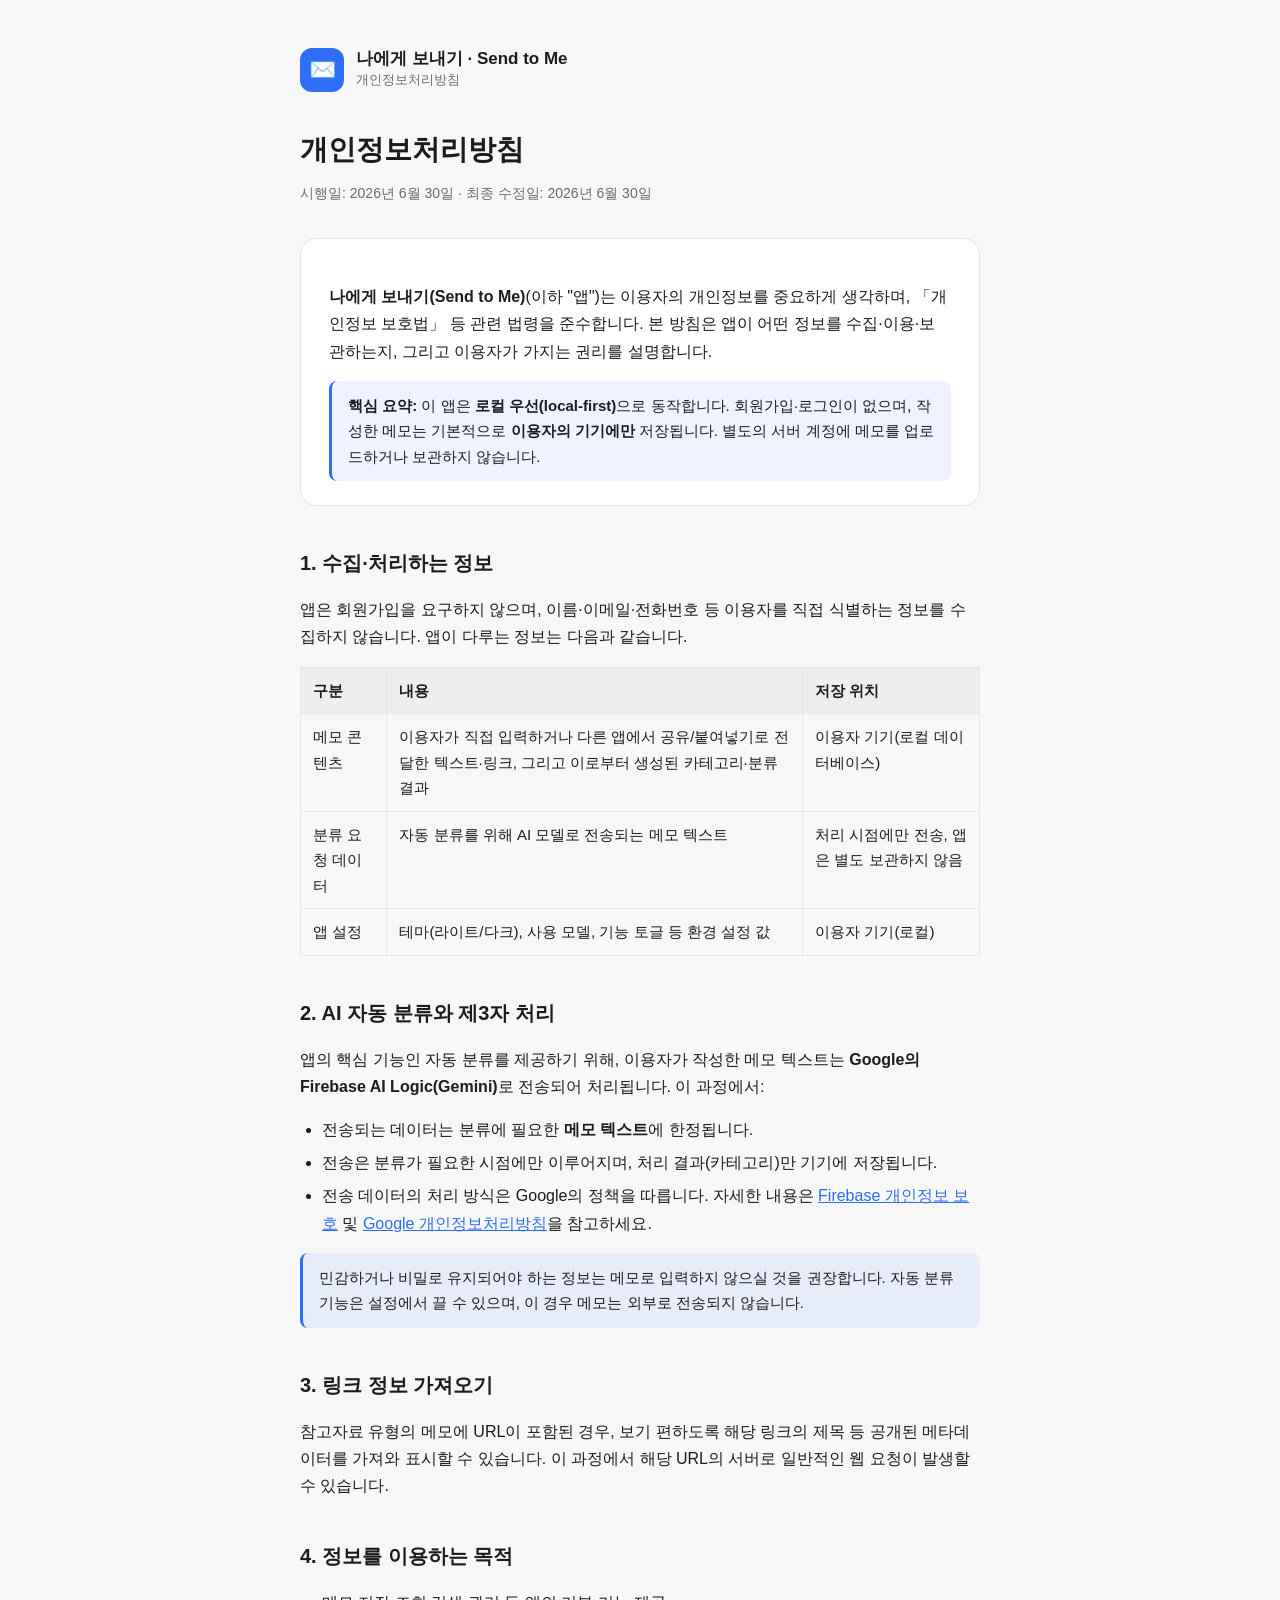
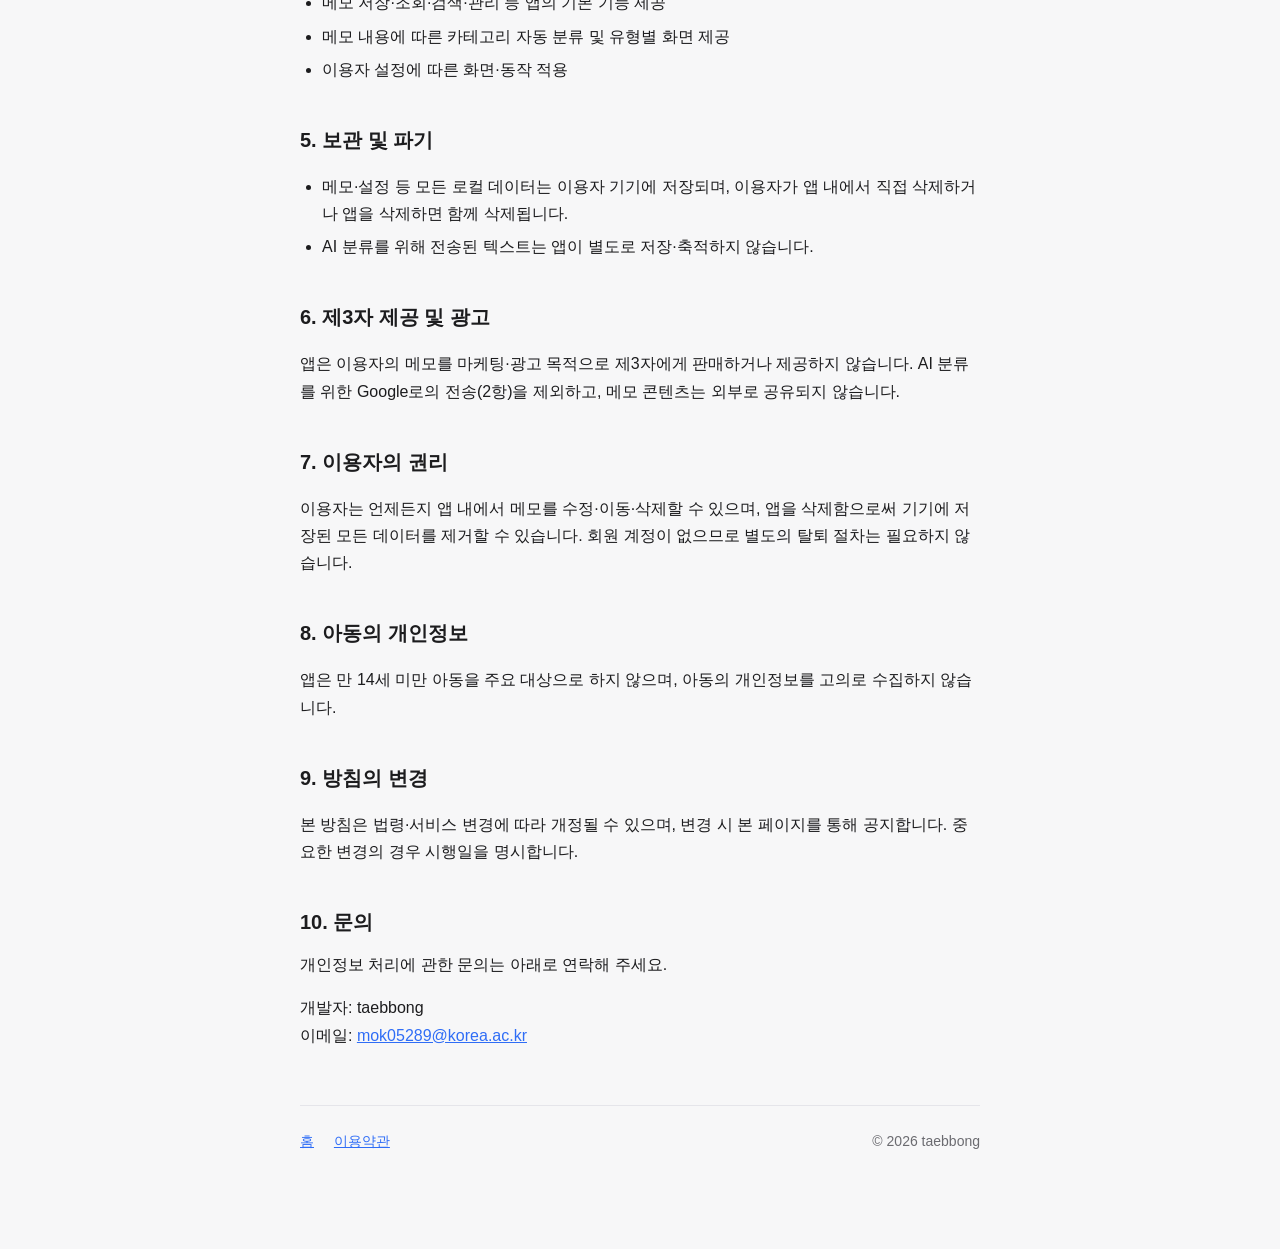
<file: legal/privacy.html>
<!DOCTYPE html>
<html lang="ko">
<head>
  <meta charset="UTF-8" />
  <meta name="viewport" content="width=device-width, initial-scale=1.0" />
  <title>개인정보처리방침 — 나에게 보내기 (Send to Me)</title>
  <meta name="description" content="나에게 보내기(Send to Me) 앱 개인정보처리방침." />
  <link rel="stylesheet" href="styles.css" />
</head>
<body>
  <div class="wrap">
    <header class="site">
      <div class="logo">✉️</div>
      <div>
        <div class="title">나에게 보내기 · Send to Me</div>
        <div class="subtitle">개인정보처리방침</div>
      </div>
    </header>

    <h1>개인정보처리방침</h1>
    <p class="updated">시행일: 2026년 6월 30일 · 최종 수정일: 2026년 6월 30일</p>

    <div class="card">
      <p><strong>나에게 보내기(Send to Me)</strong>(이하 "앱")는 이용자의 개인정보를 중요하게
      생각하며, 「개인정보 보호법」 등 관련 법령을 준수합니다. 본 방침은 앱이 어떤 정보를
      수집·이용·보관하는지, 그리고 이용자가 가지는 권리를 설명합니다.</p>

      <div class="note">
        <strong>핵심 요약:</strong> 이 앱은 <strong>로컬 우선(local-first)</strong>으로
        동작합니다. 회원가입·로그인이 없으며, 작성한 메모는 기본적으로
        <strong>이용자의 기기에만</strong> 저장됩니다. 별도의 서버 계정에 메모를
        업로드하거나 보관하지 않습니다.
      </div>
    </div>

    <h2>1. 수집·처리하는 정보</h2>
    <p>앱은 회원가입을 요구하지 않으며, 이름·이메일·전화번호 등 이용자를 직접 식별하는
    정보를 수집하지 않습니다. 앱이 다루는 정보는 다음과 같습니다.</p>

    <table>
      <thead>
        <tr><th>구분</th><th>내용</th><th>저장 위치</th></tr>
      </thead>
      <tbody>
        <tr>
          <td>메모 콘텐츠</td>
          <td>이용자가 직접 입력하거나 다른 앱에서 공유/붙여넣기로 전달한 텍스트·링크, 그리고
          이로부터 생성된 카테고리·분류 결과</td>
          <td>이용자 기기(로컬 데이터베이스)</td>
        </tr>
        <tr>
          <td>분류 요청 데이터</td>
          <td>자동 분류를 위해 AI 모델로 전송되는 메모 텍스트</td>
          <td>처리 시점에만 전송, 앱은 별도 보관하지 않음</td>
        </tr>
        <tr>
          <td>앱 설정</td>
          <td>테마(라이트/다크), 사용 모델, 기능 토글 등 환경 설정 값</td>
          <td>이용자 기기(로컬)</td>
        </tr>
      </tbody>
    </table>

    <h2>2. AI 자동 분류와 제3자 처리</h2>
    <p>앱의 핵심 기능인 자동 분류를 제공하기 위해, 이용자가 작성한 메모 텍스트는
    <strong>Google의 Firebase AI Logic(Gemini)</strong>로 전송되어 처리됩니다. 이 과정에서:</p>
    <ul>
      <li>전송되는 데이터는 분류에 필요한 <strong>메모 텍스트</strong>에 한정됩니다.</li>
      <li>전송은 분류가 필요한 시점에만 이루어지며, 처리 결과(카테고리)만 기기에 저장됩니다.</li>
      <li>전송 데이터의 처리 방식은 Google의 정책을 따릅니다.
        자세한 내용은
        <a href="https://firebase.google.com/support/privacy" target="_blank" rel="noopener">Firebase 개인정보 보호</a> 및
        <a href="https://policies.google.com/privacy" target="_blank" rel="noopener">Google 개인정보처리방침</a>을 참고하세요.</li>
    </ul>
    <div class="note">
      민감하거나 비밀로 유지되어야 하는 정보는 메모로 입력하지 않으실 것을 권장합니다.
      자동 분류 기능은 설정에서 끌 수 있으며, 이 경우 메모는 외부로 전송되지 않습니다.
    </div>

    <h2>3. 링크 정보 가져오기</h2>
    <p>참고자료 유형의 메모에 URL이 포함된 경우, 보기 편하도록 해당 링크의 제목 등 공개된
    메타데이터를 가져와 표시할 수 있습니다. 이 과정에서 해당 URL의 서버로 일반적인 웹 요청이
    발생할 수 있습니다.</p>

    <h2>4. 정보를 이용하는 목적</h2>
    <ul>
      <li>메모 저장·조회·검색·관리 등 앱의 기본 기능 제공</li>
      <li>메모 내용에 따른 카테고리 자동 분류 및 유형별 화면 제공</li>
      <li>이용자 설정에 따른 화면·동작 적용</li>
    </ul>

    <h2>5. 보관 및 파기</h2>
    <ul>
      <li>메모·설정 등 모든 로컬 데이터는 이용자 기기에 저장되며, 이용자가 앱 내에서
        직접 삭제하거나 앱을 삭제하면 함께 삭제됩니다.</li>
      <li>AI 분류를 위해 전송된 텍스트는 앱이 별도로 저장·축적하지 않습니다.</li>
    </ul>

    <h2>6. 제3자 제공 및 광고</h2>
    <p>앱은 이용자의 메모를 마케팅·광고 목적으로 제3자에게 판매하거나 제공하지 않습니다.
    AI 분류를 위한 Google로의 전송(2항)을 제외하고, 메모 콘텐츠는 외부로 공유되지 않습니다.</p>

    <h2>7. 이용자의 권리</h2>
    <p>이용자는 언제든지 앱 내에서 메모를 수정·이동·삭제할 수 있으며, 앱을 삭제함으로써
    기기에 저장된 모든 데이터를 제거할 수 있습니다. 회원 계정이 없으므로 별도의 탈퇴 절차는
    필요하지 않습니다.</p>

    <h2>8. 아동의 개인정보</h2>
    <p>앱은 만 14세 미만 아동을 주요 대상으로 하지 않으며, 아동의 개인정보를 고의로
    수집하지 않습니다.</p>

    <h2>9. 방침의 변경</h2>
    <p>본 방침은 법령·서비스 변경에 따라 개정될 수 있으며, 변경 시 본 페이지를 통해
    공지합니다. 중요한 변경의 경우 시행일을 명시합니다.</p>

    <h2>10. 문의</h2>
    <p class="contact">개인정보 처리에 관한 문의는 아래로 연락해 주세요.</p>
    <p class="contact">개발자: taebbong<br />
    이메일: <a href="mailto:mok05289@korea.ac.kr">mok05289@korea.ac.kr</a></p>

    <footer class="site">
      <nav>
        <a href="index.html">홈</a>
        <a href="terms.html">이용약관</a>
      </nav>
      <div>© 2026 taebbong</div>
    </footer>
  </div>
</body>
</html>
</file>
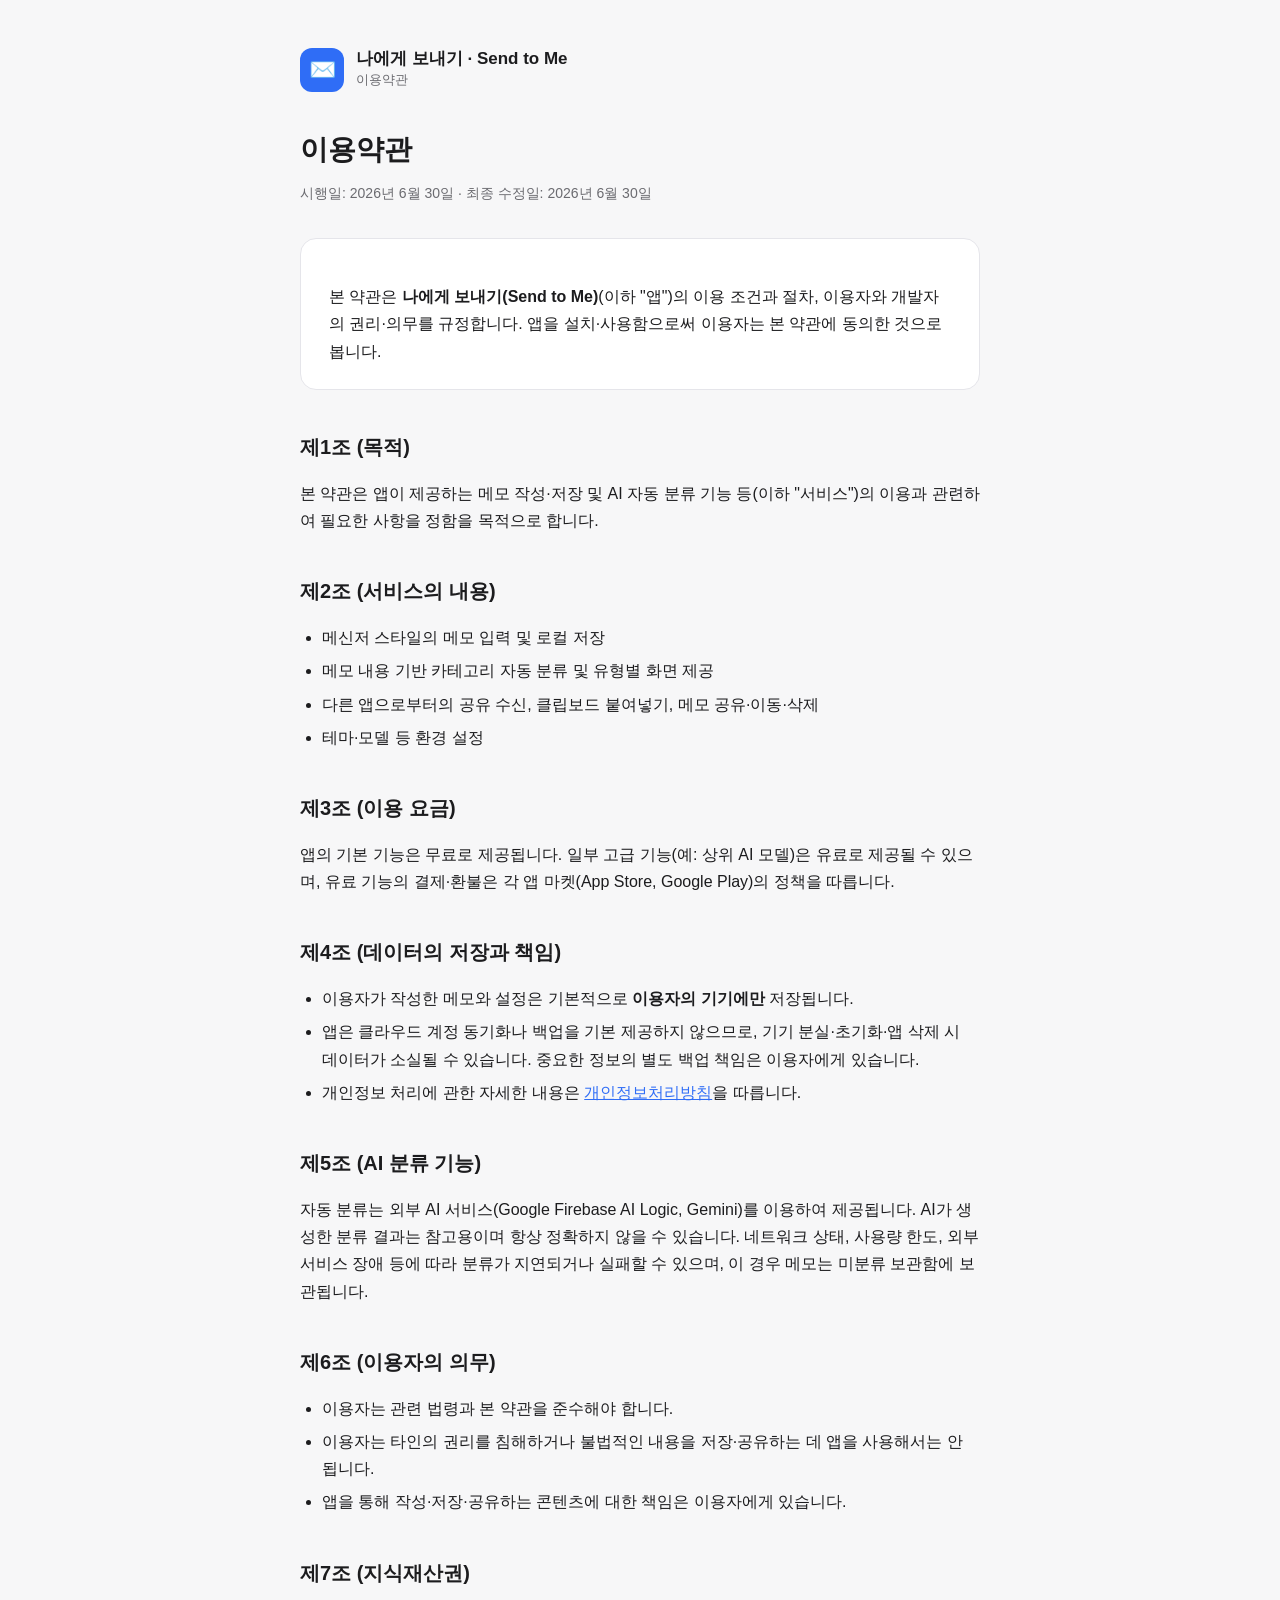
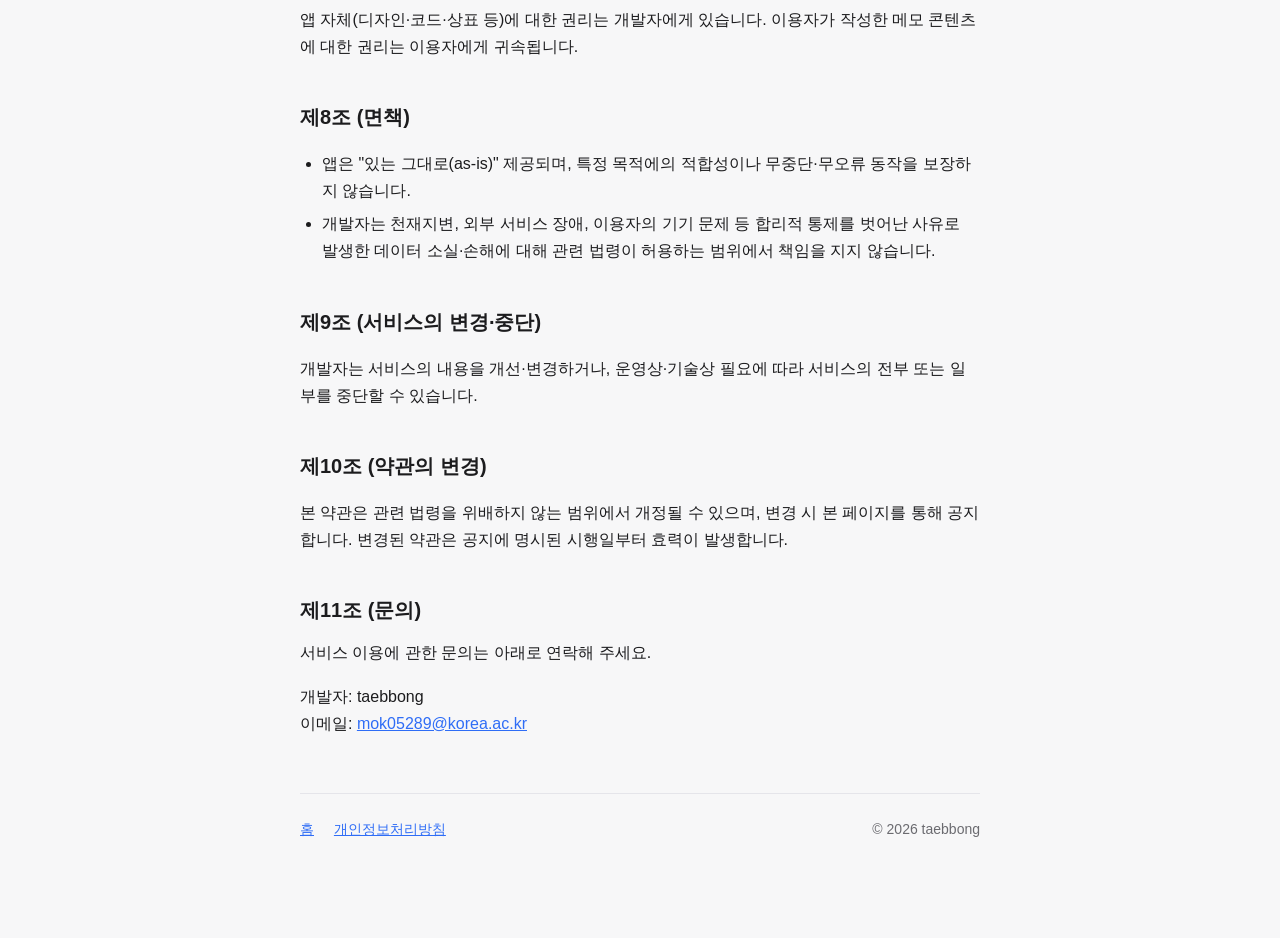
<file: legal/terms.html>
<!DOCTYPE html>
<html lang="ko">
<head>
  <meta charset="UTF-8" />
  <meta name="viewport" content="width=device-width, initial-scale=1.0" />
  <title>이용약관 — 나에게 보내기 (Send to Me)</title>
  <meta name="description" content="나에게 보내기(Send to Me) 앱 이용약관." />
  <link rel="stylesheet" href="styles.css" />
</head>
<body>
  <div class="wrap">
    <header class="site">
      <div class="logo">✉️</div>
      <div>
        <div class="title">나에게 보내기 · Send to Me</div>
        <div class="subtitle">이용약관</div>
      </div>
    </header>

    <h1>이용약관</h1>
    <p class="updated">시행일: 2026년 6월 30일 · 최종 수정일: 2026년 6월 30일</p>

    <div class="card">
      <p>본 약관은 <strong>나에게 보내기(Send to Me)</strong>(이하 "앱")의 이용 조건과
      절차, 이용자와 개발자의 권리·의무를 규정합니다. 앱을 설치·사용함으로써 이용자는
      본 약관에 동의한 것으로 봅니다.</p>
    </div>

    <h2>제1조 (목적)</h2>
    <p>본 약관은 앱이 제공하는 메모 작성·저장 및 AI 자동 분류 기능 등(이하 "서비스")의
    이용과 관련하여 필요한 사항을 정함을 목적으로 합니다.</p>

    <h2>제2조 (서비스의 내용)</h2>
    <ul>
      <li>메신저 스타일의 메모 입력 및 로컬 저장</li>
      <li>메모 내용 기반 카테고리 자동 분류 및 유형별 화면 제공</li>
      <li>다른 앱으로부터의 공유 수신, 클립보드 붙여넣기, 메모 공유·이동·삭제</li>
      <li>테마·모델 등 환경 설정</li>
    </ul>

    <h2>제3조 (이용 요금)</h2>
    <p>앱의 기본 기능은 무료로 제공됩니다. 일부 고급 기능(예: 상위 AI 모델)은 유료로
    제공될 수 있으며, 유료 기능의 결제·환불은 각 앱 마켓(App Store, Google Play)의
    정책을 따릅니다.</p>

    <h2>제4조 (데이터의 저장과 책임)</h2>
    <ul>
      <li>이용자가 작성한 메모와 설정은 기본적으로 <strong>이용자의 기기에만</strong> 저장됩니다.</li>
      <li>앱은 클라우드 계정 동기화나 백업을 기본 제공하지 않으므로, 기기 분실·초기화·앱 삭제
        시 데이터가 소실될 수 있습니다. 중요한 정보의 별도 백업 책임은 이용자에게 있습니다.</li>
      <li>개인정보 처리에 관한 자세한 내용은 <a href="privacy.html">개인정보처리방침</a>을 따릅니다.</li>
    </ul>

    <h2>제5조 (AI 분류 기능)</h2>
    <p>자동 분류는 외부 AI 서비스(Google Firebase AI Logic, Gemini)를 이용하여 제공됩니다.
    AI가 생성한 분류 결과는 참고용이며 항상 정확하지 않을 수 있습니다. 네트워크 상태,
    사용량 한도, 외부 서비스 장애 등에 따라 분류가 지연되거나 실패할 수 있으며, 이 경우
    메모는 미분류 보관함에 보관됩니다.</p>

    <h2>제6조 (이용자의 의무)</h2>
    <ul>
      <li>이용자는 관련 법령과 본 약관을 준수해야 합니다.</li>
      <li>이용자는 타인의 권리를 침해하거나 불법적인 내용을 저장·공유하는 데 앱을
        사용해서는 안 됩니다.</li>
      <li>앱을 통해 작성·저장·공유하는 콘텐츠에 대한 책임은 이용자에게 있습니다.</li>
    </ul>

    <h2>제7조 (지식재산권)</h2>
    <p>앱 자체(디자인·코드·상표 등)에 대한 권리는 개발자에게 있습니다. 이용자가 작성한
    메모 콘텐츠에 대한 권리는 이용자에게 귀속됩니다.</p>

    <h2>제8조 (면책)</h2>
    <ul>
      <li>앱은 "있는 그대로(as-is)" 제공되며, 특정 목적에의 적합성이나 무중단·무오류
        동작을 보장하지 않습니다.</li>
      <li>개발자는 천재지변, 외부 서비스 장애, 이용자의 기기 문제 등 합리적 통제를 벗어난
        사유로 발생한 데이터 소실·손해에 대해 관련 법령이 허용하는 범위에서 책임을 지지
        않습니다.</li>
    </ul>

    <h2>제9조 (서비스의 변경·중단)</h2>
    <p>개발자는 서비스의 내용을 개선·변경하거나, 운영상·기술상 필요에 따라 서비스의 전부
    또는 일부를 중단할 수 있습니다.</p>

    <h2>제10조 (약관의 변경)</h2>
    <p>본 약관은 관련 법령을 위배하지 않는 범위에서 개정될 수 있으며, 변경 시 본 페이지를
    통해 공지합니다. 변경된 약관은 공지에 명시된 시행일부터 효력이 발생합니다.</p>

    <h2>제11조 (문의)</h2>
    <p class="contact">서비스 이용에 관한 문의는 아래로 연락해 주세요.</p>
    <p class="contact">개발자: taebbong<br />
    이메일: <a href="mailto:mok05289@korea.ac.kr">mok05289@korea.ac.kr</a></p>

    <footer class="site">
      <nav>
        <a href="index.html">홈</a>
        <a href="privacy.html">개인정보처리방침</a>
      </nav>
      <div>© 2026 taebbong</div>
    </footer>
  </div>
</body>
</html>
</file>
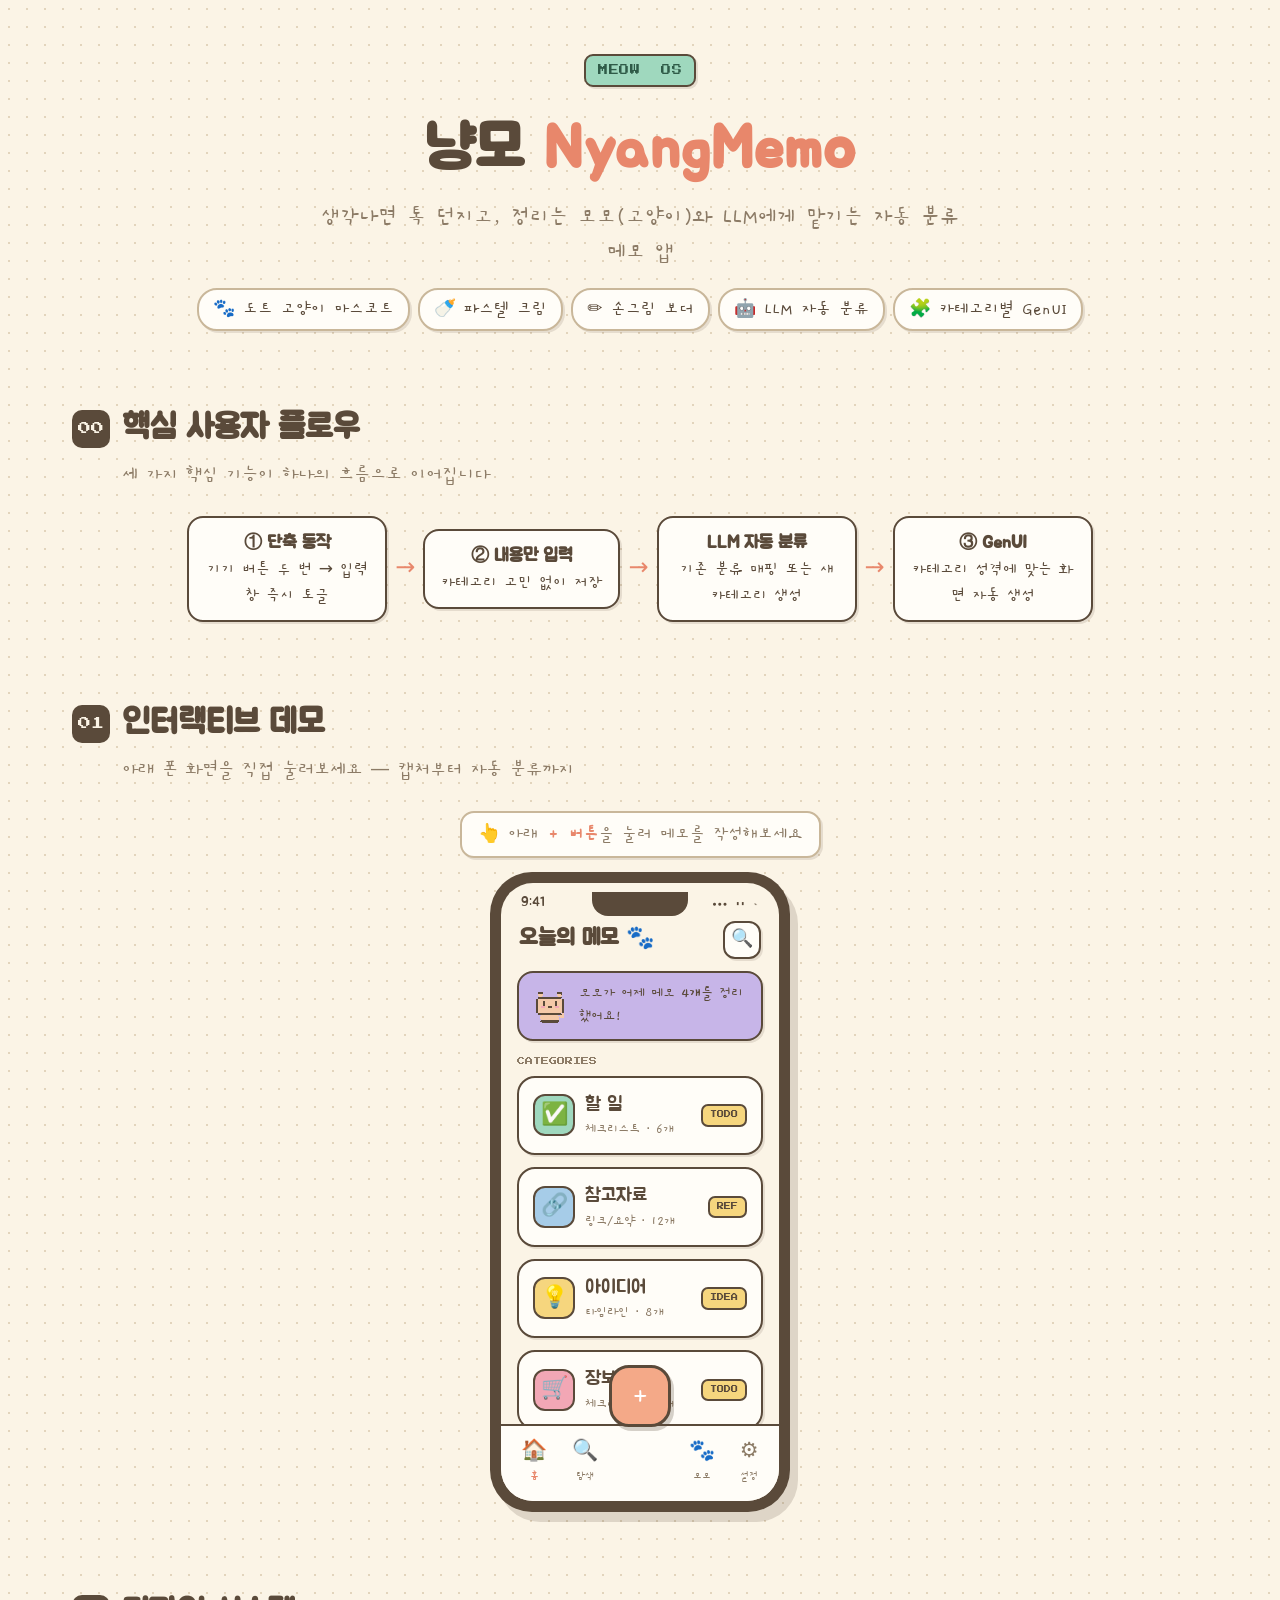
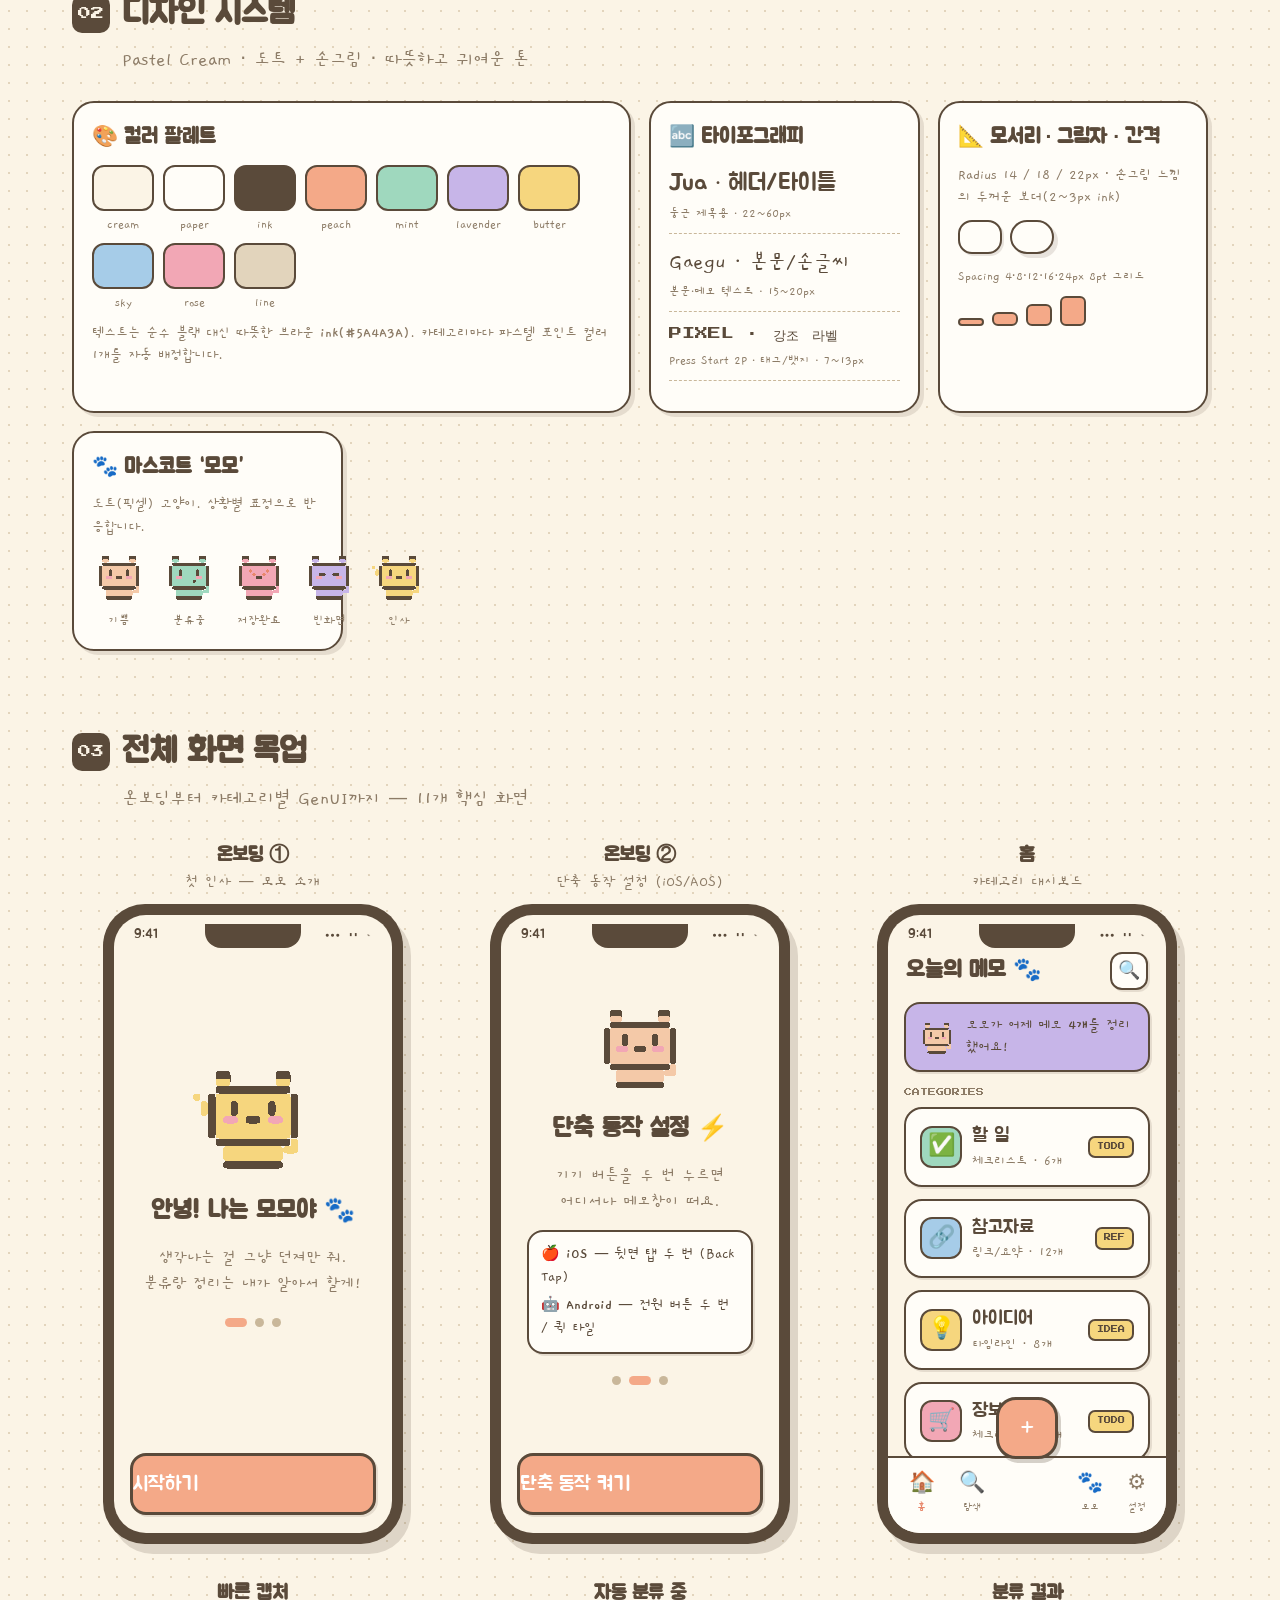
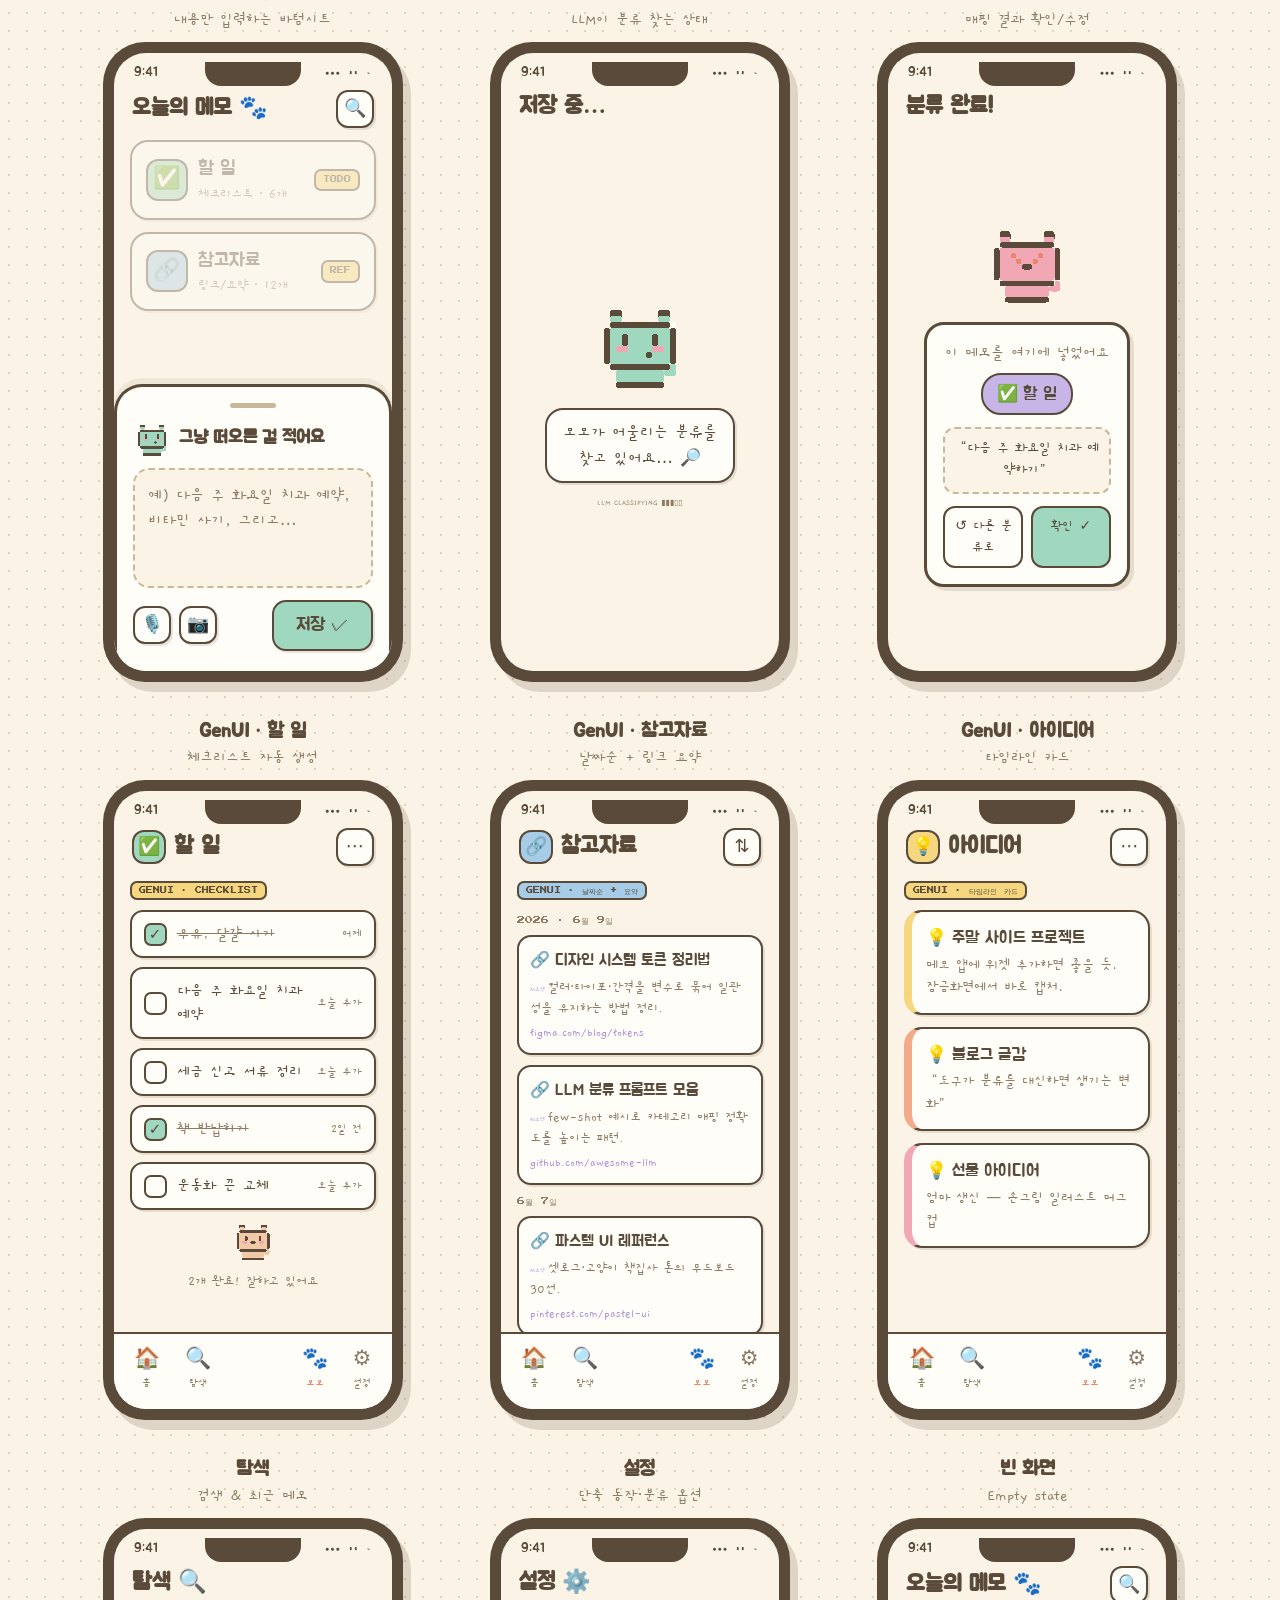
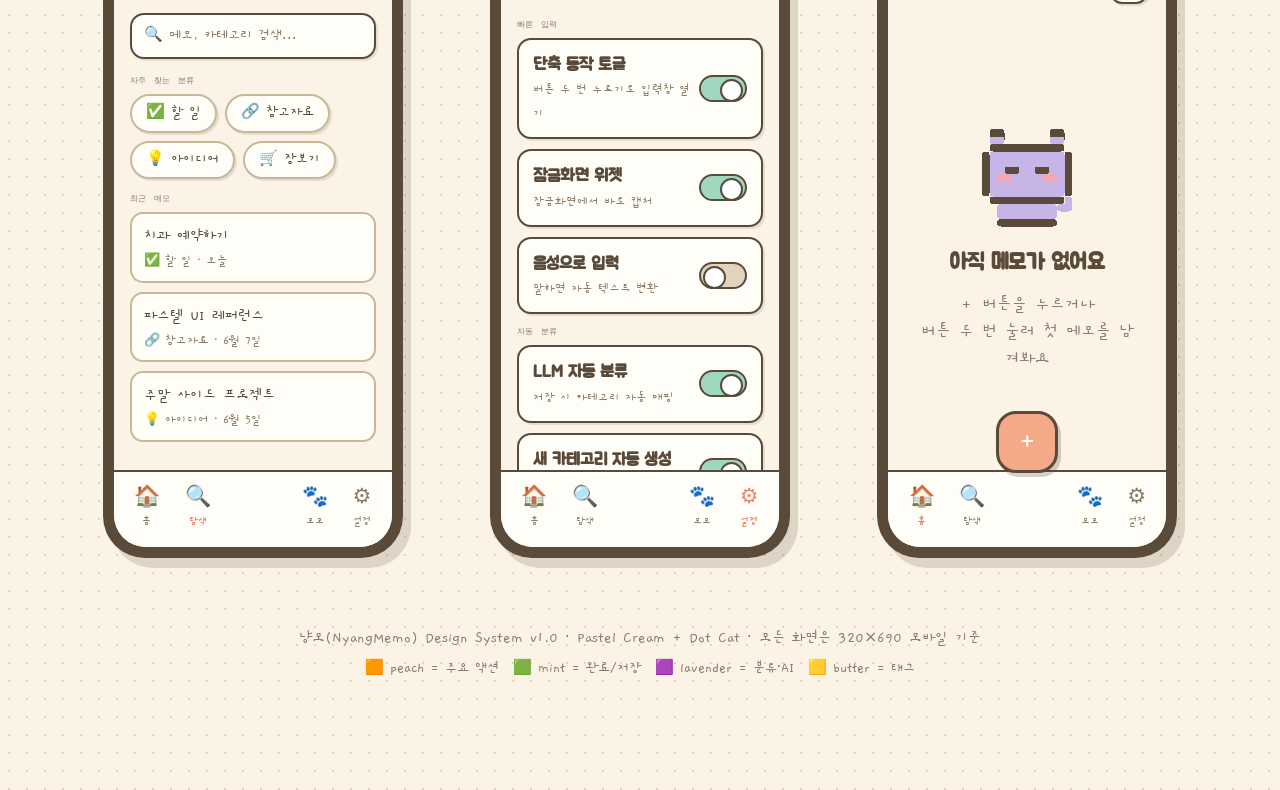
<file: resources/nyangmemo_mockups.html>
<!DOCTYPE html>
<html lang="ko">
<head>
<meta charset="UTF-8">
<meta name="viewport" content="width=device-width, initial-scale=1.0">
<title>냥모 (NyangMemo) — UI/UX Mockups</title>
<link rel="preconnect" href="https://fonts.googleapis.com">
<link rel="preconnect" href="https://fonts.gstatic.com" crossorigin>
<link href="https://fonts.googleapis.com/css2?family=Gaegu:wght@400;700&family=Jua&family=Press+Start+2P&display=swap" rel="stylesheet">
<style>
:root{
  /* Pastel Cream palette */
  --cream:#FBF4E6;
  --cream-deep:#F3E8D2;
  --paper:#FFFDF8;
  --ink:#5A4A3A;
  --ink-soft:#8C7B66;
  --line:#E2D4BC;
  --line-strong:#C9B79A;

  --peach:#F4A988;
  --peach-deep:#E8876B;
  --mint:#9FD8BE;
  --mint-deep:#6FBF9B;
  --lav:#C7B5E8;
  --lav-deep:#A98FD6;
  --butter:#F6D67E;
  --sky:#A6CCE8;
  --rose:#F2A7B5;

  --shadow: 4px 4px 0 rgba(90,74,58,.14);
  --shadow-sm: 2px 2px 0 rgba(90,74,58,.14);
  --radius:22px;
  --radius-sm:14px;
}
*{box-sizing:border-box;margin:0;padding:0}
body{
  font-family:'Gaegu','Jua',system-ui,sans-serif;
  background:
    radial-gradient(circle at 20% 10%, #FCEFD6 0, transparent 40%),
    radial-gradient(circle at 90% 80%, #F6E7CF 0, transparent 45%),
    var(--cream);
  color:var(--ink);
  line-height:1.5;
  padding:0 0 80px;
}
.dotgrid{
  background-image:radial-gradient(var(--line) 1.4px, transparent 1.4px);
  background-size:18px 18px;
}

/* ---------- Page header ---------- */
header.site{
  text-align:center;padding:54px 20px 34px;
}
.kbadge{
  display:inline-block;font-family:'Press Start 2P',monospace;font-size:10px;
  background:var(--mint);color:#2f5b48;padding:7px 12px;border:2px solid var(--ink);
  border-radius:9px;box-shadow:var(--shadow-sm);letter-spacing:.5px;
}
h1.app{font-family:'Jua',sans-serif;font-size:60px;color:var(--ink);margin:18px 0 4px;letter-spacing:1px}
.app .en{color:var(--peach-deep)}
.tagline{font-size:23px;color:var(--ink-soft);max-width:640px;margin:6px auto 0}
.concept-chips{display:flex;gap:8px;justify-content:center;flex-wrap:wrap;margin-top:18px}
.chip{background:var(--paper);border:2px solid var(--line-strong);border-radius:20px;padding:6px 14px;font-size:18px;box-shadow:var(--shadow-sm)}

/* ---------- Section ---------- */
section{max-width:1180px;margin:0 auto;padding:38px 22px}
.sec-head{display:flex;align-items:center;gap:12px;margin-bottom:6px}
.sec-num{font-family:'Press Start 2P',monospace;font-size:13px;background:var(--ink);color:var(--cream);width:38px;height:38px;display:grid;place-items:center;border-radius:10px}
h2{font-family:'Jua',sans-serif;font-size:34px;color:var(--ink)}
.sec-sub{font-size:20px;color:var(--ink-soft);margin:2px 0 26px 50px}

/* ---------- Design tokens ---------- */
.tok-grid{display:grid;grid-template-columns:repeat(auto-fit,minmax(230px,1fr));gap:18px}
.tok-card{background:var(--paper);border:2.5px solid var(--ink);border-radius:var(--radius);padding:18px;box-shadow:var(--shadow)}
.tok-card h3{font-family:'Jua',sans-serif;font-size:21px;margin-bottom:12px}
.swatches{display:flex;flex-wrap:wrap;gap:9px}
.sw{width:62px;text-align:center;font-size:13px;color:var(--ink-soft)}
.sw i{display:block;height:46px;border-radius:12px;border:2px solid var(--ink);margin-bottom:4px}
.type-row{margin-bottom:12px;border-bottom:1.5px dashed var(--line-strong);padding-bottom:8px}
.type-row small{font-size:13px;color:var(--ink-soft);font-family:'Gaegu'}
.fnt-jua{font-family:'Jua'}.fnt-gae{font-family:'Gaegu'}.fnt-px{font-family:'Press Start 2P';font-size:13px}
.spacing-demo{display:flex;align-items:flex-end;gap:8px}
.spacing-demo i{background:var(--peach);border:2px solid var(--ink);border-radius:6px;width:26px}

/* ---------- Phone frame ---------- */
.gallery{display:grid;grid-template-columns:repeat(auto-fill,minmax(300px,1fr));gap:34px 26px;justify-items:center}
.phone-wrap{width:300px}
.phone-cap{text-align:center;margin-bottom:10px}
.phone-cap b{font-family:'Jua';font-size:20px;display:block;color:var(--ink)}
.phone-cap span{font-size:16px;color:var(--ink-soft)}
.phone{
  width:300px;height:640px;background:var(--ink);border-radius:42px;padding:11px;
  box-shadow:8px 10px 0 rgba(90,74,58,.18);position:relative;
}
.phone::after{content:"";position:absolute;top:20px;left:50%;transform:translateX(-50%);width:96px;height:24px;background:var(--ink);border-radius:0 0 16px 16px;z-index:30}
.screen{
  width:100%;height:100%;background:var(--cream);border-radius:32px;overflow:hidden;position:relative;
  display:flex;flex-direction:column;
}
.scr-pad{padding:18px 16px}
.statusbar{display:flex;justify-content:space-between;align-items:center;padding:10px 20px 4px;font-size:13px;color:var(--ink);font-family:'Jua'}
.statusbar .dots{font-family:'Press Start 2P';font-size:7px;letter-spacing:1px}

/* in-screen common */
.appbar{display:flex;align-items:center;justify-content:space-between;padding:4px 18px 12px}
.appbar h4{font-family:'Jua';font-size:23px}
.iconbtn{width:38px;height:38px;border-radius:12px;border:2px solid var(--ink);background:var(--paper);display:grid;place-items:center;font-size:18px;box-shadow:var(--shadow-sm)}
.scroll{flex:1;overflow:hidden;padding:0 16px}

/* cards */
.cat-card{background:var(--paper);border:2.5px solid var(--ink);border-radius:18px;padding:13px 14px;margin-bottom:12px;box-shadow:var(--shadow-sm);position:relative}
.cat-card .top{display:flex;align-items:center;gap:10px}
.cat-emoji{width:42px;height:42px;border-radius:12px;display:grid;place-items:center;font-size:22px;border:2px solid var(--ink)}
.cat-card .nm{font-family:'Jua';font-size:19px}
.cat-card .ct{font-size:14px;color:var(--ink-soft)}
.tag{font-family:'Press Start 2P';font-size:7px;padding:4px 7px;border-radius:7px;border:2px solid var(--ink);background:var(--butter)}

.note-line{background:var(--paper);border:2px solid var(--line-strong);border-radius:13px;padding:10px 12px;margin-bottom:9px;font-size:16px}
.note-line .meta{font-size:13px;color:var(--ink-soft);margin-top:3px}

/* checklist genui */
.check-item{display:flex;align-items:center;gap:10px;background:var(--paper);border:2px solid var(--ink);border-radius:13px;padding:10px 12px;margin-bottom:9px;font-size:16px;box-shadow:var(--shadow-sm)}
.box{width:23px;height:23px;border:2.5px solid var(--ink);border-radius:7px;flex:none;display:grid;place-items:center;font-size:15px}
.box.on{background:var(--mint)}
.done{color:var(--ink-soft);text-decoration:line-through}

/* reference genui */
.ref-card{background:var(--paper);border:2px solid var(--ink);border-radius:14px;padding:11px;margin-bottom:10px;box-shadow:var(--shadow-sm)}
.ref-card .rt{font-family:'Jua';font-size:16px;display:flex;gap:6px;align-items:center}
.ref-card .sum{font-size:14px;color:var(--ink-soft);margin:5px 0}
.ref-card .lk{font-size:12px;color:var(--lav-deep);font-family:'Gaegu'}
.datehead{font-family:'Press Start 2P';font-size:8px;color:var(--ink-soft);margin:4px 0 9px}

/* bottom nav */
.bnav{display:flex;justify-content:space-around;align-items:center;padding:10px 8px 16px;background:var(--paper);border-top:2.5px solid var(--ink)}
.bnav .n{font-size:11px;text-align:center;color:var(--ink-soft)}
.bnav .n i{display:block;font-size:21px;margin-bottom:1px;font-style:normal}
.bnav .n.act{color:var(--peach-deep);font-weight:700}
.fab{position:absolute;bottom:74px;left:50%;transform:translateX(-50%);width:62px;height:62px;border-radius:20px;background:var(--peach);border:3px solid var(--ink);box-shadow:3px 4px 0 rgba(90,74,58,.25);display:grid;place-items:center;font-size:30px;color:#fff;z-index:20}

/* capture sheet */
.sheet{position:absolute;left:0;right:0;bottom:0;background:var(--paper);border-radius:28px 28px 0 0;border:3px solid var(--ink);border-bottom:none;padding:16px 16px 20px;box-shadow:0 -6px 0 rgba(90,74,58,.08)}
.sheet .grab{width:46px;height:5px;background:var(--line-strong);border-radius:5px;margin:0 auto 12px}
.capture-input{background:var(--cream);border:2.5px dashed var(--line-strong);border-radius:16px;min-height:120px;padding:13px;font-size:17px;color:var(--ink)}
.capture-input .ph{color:var(--ink-soft)}
.cap-row{display:flex;justify-content:space-between;align-items:center;margin-top:12px}
.savebtn{background:var(--mint);border:2.5px solid var(--ink);border-radius:14px;padding:10px 22px;font-family:'Jua';font-size:18px;box-shadow:var(--shadow-sm)}

/* classify state */
.classify-mid{flex:1;display:flex;flex-direction:column;align-items:center;justify-content:center;gap:14px;text-align:center;padding:20px}
.thinkbubble{background:var(--paper);border:2.5px solid var(--ink);border-radius:18px;padding:10px 16px;font-size:17px;box-shadow:var(--shadow-sm)}
.result-card{background:var(--paper);border:3px solid var(--ink);border-radius:20px;padding:16px;margin:0 16px;box-shadow:var(--shadow);text-align:center}
.pill{display:inline-flex;align-items:center;gap:6px;background:var(--lav);border:2px solid var(--ink);border-radius:20px;padding:6px 14px;font-family:'Jua';font-size:17px;margin-top:8px}

/* onboarding */
.ob-mid{flex:1;display:flex;flex-direction:column;align-items:center;justify-content:center;gap:16px;text-align:center;padding:26px}
.ob-mid h3{font-family:'Jua';font-size:25px}
.ob-mid p{font-size:17px;color:var(--ink-soft)}
.dots3{display:flex;gap:8px;justify-content:center;margin-top:6px}
.dots3 i{width:9px;height:9px;border-radius:50%;background:var(--line-strong)}
.dots3 i.on{background:var(--peach);width:22px;border-radius:6px}
.bigbtn{background:var(--peach);border:3px solid var(--ink);border-radius:16px;padding:13px 0;width:100%;font-family:'Jua';font-size:20px;color:#fff;box-shadow:var(--shadow-sm)}

/* settings */
.set-row{display:flex;align-items:center;justify-content:space-between;background:var(--paper);border:2px solid var(--ink);border-radius:14px;padding:12px 14px;margin-bottom:10px;font-size:16px;box-shadow:var(--shadow-sm)}
.set-row .lbl b{font-family:'Jua';font-size:17px;display:block}
.set-row .lbl small{font-size:13px;color:var(--ink-soft)}
.toggle{width:48px;height:27px;background:var(--mint);border:2px solid var(--ink);border-radius:20px;position:relative;flex:none}
.toggle::after{content:"";position:absolute;top:2px;right:2px;width:19px;height:19px;background:#fff;border:2px solid var(--ink);border-radius:50%}
.toggle.off{background:var(--line)}
.toggle.off::after{right:auto;left:2px}

/* empty */
.empty-mid{flex:1;display:flex;flex-direction:column;align-items:center;justify-content:center;gap:12px;text-align:center;padding:30px}
.empty-mid p{font-size:18px;color:var(--ink-soft)}

/* interactive demo */
.demo-stage{display:flex;flex-direction:column;align-items:center;gap:14px}
.demo-hint{font-size:18px;color:var(--ink-soft);background:var(--paper);border:2px solid var(--line-strong);border-radius:14px;padding:8px 16px;box-shadow:var(--shadow-sm)}
.demo-hint b{color:var(--peach-deep)}
.tappable{cursor:pointer;transition:transform .08s}
.tappable:active{transform:scale(.96)}

/* flow diagram */
.flow{display:flex;flex-wrap:wrap;align-items:center;justify-content:center;gap:8px;margin-top:10px}
.flow .step{background:var(--paper);border:2.5px solid var(--ink);border-radius:16px;padding:12px 16px;font-size:17px;box-shadow:var(--shadow-sm);max-width:200px;text-align:center}
.flow .step b{font-family:'Jua';display:block;font-size:18px}
.flow .arr{font-size:24px;color:var(--peach-deep)}

footer{text-align:center;color:var(--ink-soft);font-size:16px;padding:30px}
.legend{display:flex;gap:14px;flex-wrap:wrap;justify-content:center;margin-top:8px;font-size:15px;color:var(--ink-soft)}
</style>
</head>
<body class="dotgrid">

<header class="site">
  <span class="kbadge">MEOW &nbsp;OS</span>
  <h1 class="app">냥모 <span class="en">NyangMemo</span></h1>
  <p class="tagline">생각나면 톡 던지고, 정리는 모모(고양이)와 LLM에게 맡기는 자동 분류 메모 앱</p>
  <div class="concept-chips">
    <span class="chip">🐾 도트 고양이 마스코트</span>
    <span class="chip">🍼 파스텔 크림</span>
    <span class="chip">✏️ 손그림 보더</span>
    <span class="chip">🤖 LLM 자동 분류</span>
    <span class="chip">🧩 카테고리별 GenUI</span>
  </div>
</header>

<!-- ============ 0. 핵심 플로우 ============ -->
<section>
  <div class="sec-head"><span class="sec-num">00</span><h2>핵심 사용자 플로우</h2></div>
  <p class="sec-sub">세 가지 핵심 기능이 하나의 흐름으로 이어집니다</p>
  <div class="flow">
    <div class="step"><b>① 단축 동작</b>기기 버튼 두 번 → 입력창 즉시 토글</div>
    <span class="arr">→</span>
    <div class="step"><b>② 내용만 입력</b>카테고리 고민 없이 저장</div>
    <span class="arr">→</span>
    <div class="step"><b>LLM 자동 분류</b>기존 분류 매핑 또는 새 카테고리 생성</div>
    <span class="arr">→</span>
    <div class="step"><b>③ GenUI</b>카테고리 성격에 맞는 화면 자동 생성</div>
  </div>
</section>

<!-- ============ 1. 인터랙티브 데모 ============ -->
<section>
  <div class="sec-head"><span class="sec-num">01</span><h2>인터랙티브 데모</h2></div>
  <p class="sec-sub">아래 폰 화면을 직접 눌러보세요 — 캡처부터 자동 분류까지</p>
  <div class="demo-stage">
    <div class="demo-hint" id="demoHint">👆 아래 <b>＋ 버튼</b>(또는 화면)을 눌러 메모를 작성해보세요</div>
    <div class="phone">
      <div class="screen" id="demoScreen"><!-- JS renders --></div>
    </div>
  </div>
</section>

<!-- ============ 2. 디자인 시스템 ============ -->
<section>
  <div class="sec-head"><span class="sec-num">02</span><h2>디자인 시스템</h2></div>
  <p class="sec-sub">Pastel Cream · 도트 + 손그림 · 따뜻하고 귀여운 톤</p>
  <div class="tok-grid">
    <div class="tok-card" style="grid-column:span 2">
      <h3>🎨 컬러 팔레트</h3>
      <div class="swatches">
        <div class="sw"><i style="background:#FBF4E6"></i>cream</div>
        <div class="sw"><i style="background:#FFFDF8"></i>paper</div>
        <div class="sw"><i style="background:#5A4A3A"></i>ink</div>
        <div class="sw"><i style="background:#F4A988"></i>peach</div>
        <div class="sw"><i style="background:#9FD8BE"></i>mint</div>
        <div class="sw"><i style="background:#C7B5E8"></i>lavender</div>
        <div class="sw"><i style="background:#F6D67E"></i>butter</div>
        <div class="sw"><i style="background:#A6CCE8"></i>sky</div>
        <div class="sw"><i style="background:#F2A7B5"></i>rose</div>
        <div class="sw"><i style="background:#E2D4BC"></i>line</div>
      </div>
      <p style="font-size:15px;color:var(--ink-soft);margin-top:10px">텍스트는 순수 블랙 대신 따뜻한 브라운 <b>ink(#5A4A3A)</b>. 카테고리마다 파스텔 포인트 컬러 1개를 자동 배정합니다.</p>
    </div>
    <div class="tok-card">
      <h3>🔤 타이포그래피</h3>
      <div class="type-row"><span class="fnt-jua" style="font-size:24px">Jua · 헤더/타이틀</span><br><small>둥근 제목용 · 22~60px</small></div>
      <div class="type-row"><span class="fnt-gae" style="font-size:22px">Gaegu · 본문/손글씨</span><br><small>본문·메모 텍스트 · 15~20px</small></div>
      <div class="type-row"><span class="fnt-px">PIXEL · 강조 라벨</span><br><small>Press Start 2P · 태그/뱃지 · 7~13px</small></div>
    </div>
    <div class="tok-card">
      <h3>📐 모서리 · 그림자 · 간격</h3>
      <p style="font-size:15px;color:var(--ink-soft)">Radius 14 / 18 / 22px · 손그림 느낌의 두꺼운 보더(2~3px ink)</p>
      <div style="display:flex;gap:8px;margin:10px 0">
        <div style="width:44px;height:34px;background:var(--paper);border:2.5px solid var(--ink);border-radius:14px;box-shadow:var(--shadow-sm)"></div>
        <div style="width:44px;height:34px;background:var(--paper);border:2.5px solid var(--ink);border-radius:18px;box-shadow:var(--shadow)"></div>
      </div>
      <small style="color:var(--ink-soft)">Spacing 4·8·12·16·24px 8pt 그리드</small>
      <div class="spacing-demo" style="margin-top:8px">
        <i style="height:8px"></i><i style="height:14px"></i><i style="height:22px"></i><i style="height:30px"></i>
      </div>
    </div>
    <div class="tok-card">
      <h3>🐾 마스코트 “모모”</h3>
      <p style="font-size:15px;color:var(--ink-soft);margin-bottom:10px">도트(픽셀) 고양이. 상황별 표정으로 반응합니다.</p>
      <div style="display:flex;gap:16px;justify-content:space-around;align-items:flex-end" id="mascotRow"></div>
    </div>
  </div>
</section>

<!-- ============ 3. 화면 갤러리 ============ -->
<section>
  <div class="sec-head"><span class="sec-num">03</span><h2>전체 화면 목업</h2></div>
  <p class="sec-sub">온보딩부터 카테고리별 GenUI까지 — 11개 핵심 화면</p>
  <div class="gallery" id="gallery"></div>
</section>

<footer>
  냥모(NyangMemo) Design System v1.0 · Pastel Cream + Dot Cat · 모든 화면은 320×690 모바일 기준
  <div class="legend">
    <span>🟧 peach = 주요 액션</span><span>🟩 mint = 완료/저장</span><span>🟪 lavender = 분류·AI</span><span>🟨 butter = 태그</span>
  </div>
</footer>

<script>
/* ---------- Pixel cat mascot (SVG) ---------- */
function cat(mood, size){
  size = size||72;
  // base body color by mood
  var cMap={happy:'#F4C9A8',sleep:'#C7B5E8',think:'#9FD8BE',wave:'#F6D67E',love:'#F2A7B5'};
  var b = cMap[mood]||'#F4C9A8';
  var dark='#5A4A3A';
  // pixel grid 16x16 -> draw via blocks
  function r(x,y,w,h,f){return '<rect x="'+x+'" y="'+y+'" width="'+w+'" height="'+h+'" fill="'+f+'" rx="0.5"/>';}
  var s='<svg width="'+size+'" height="'+size+'" viewBox="0 0 16 16" shape-rendering="crispEdges" style="image-rendering:pixelated">';
  // ears
  s+=r(3,2,2,2,dark)+r(11,2,2,2,dark);
  s+=r(3,3,2,1,b)+r(11,3,2,1,b);
  // head outline
  s+=r(3,4,10,1,dark)+r(2,5,1,6,dark)+r(13,5,1,6,dark)+r(3,11,10,1,dark);
  // face fill
  s+=r(3,5,10,6,b);
  // cheeks
  s+=r(4,8,2,1,'#F2A7B5')+r(10,8,2,1,'#F2A7B5');
  // eyes / mouth by mood
  if(mood==='sleep'){ s+=r(5,7,2,1,dark)+r(9,7,2,1,dark); }
  else if(mood==='happy'){ s+=r(5,6,1,2,dark)+r(10,6,1,2,dark)+r(7,8,2,1,dark); }
  else if(mood==='think'){ s+=r(5,6,1,2,dark)+r(10,6,1,2,dark)+r(9,9,1,1,dark); s+=r(13,4,1,1,'#fff');}
  else if(mood==='wave'){ s+=r(5,6,1,2,dark)+r(10,6,1,2,dark)+r(7,8,2,1,dark); s+=r(1,6,1,2,b)+r(0,5,1,1,b);}
  else if(mood==='love'){ s+=r(5,6,1,1,'#E8876B')+r(6,7,1,1,'#E8876B')+r(10,6,1,1,'#E8876B')+r(9,7,1,1,'#E8876B')+r(7,8,2,1,dark);}
  // body
  s+=r(4,12,8,1,dark)+r(4,12,8,2,b)+r(4,14,8,1,dark);
  // tail
  s+=r(12,12,2,1,b)+r(13,11,1,2,b);
  s+='</svg>';
  return s;
}

/* ---------- Reusable bits ---------- */
function statusbar(){return '<div class="statusbar"><span>9:41</span><span class="dots">●●● ▮▮ ⌁</span></div>';}
function bnav(active){
  var items=[['🏠','홈','home'],['🔍','탐색','search'],['＋','',''],['🐾','모모',''],['⚙️','설정','set']];
  var h='<div class="bnav">';
  items.forEach(function(it,i){
    if(i===2){h+='<div class="n" style="width:42px"></div>';return;}
    var cls=(it[2]===active)?'n act':'n';
    h+='<div class="'+cls+'"><i>'+it[0]+'</i>'+it[1]+'</div>';
  });
  h+='</div>';return h;
}

/* ---------- Screen renderers (return innerHTML of .screen) ---------- */
var S={};

S.home=function(){return statusbar()+
  '<div class="appbar"><h4>오늘의 메모 🐾</h4><div class="iconbtn">🔍</div></div>'+
  '<div class="scroll">'+
    '<div style="display:flex;gap:10px;align-items:center;background:var(--lav);border:2.5px solid var(--ink);border-radius:16px;padding:10px 12px;margin-bottom:14px;box-shadow:var(--shadow-sm)">'+
      cat('happy',46)+'<div style="font-size:15px">모모가 어제 메모 <b>4개</b>를 정리했어요!</div></div>'+
    '<div class="datehead">CATEGORIES</div>'+
    catCard('✅','#9FD8BE','할 일','체크리스트 · 6개','TODO')+
    catCard('🔗','#A6CCE8','참고자료','링크/요약 · 12개','REF')+
    catCard('💡','#F6D67E','아이디어','타임라인 · 8개','IDEA')+
    catCard('🛒','#F2A7B5','장보기','체크리스트 · 3개','TODO')+
  '</div>'+
  '<div class="fab">＋</div>'+bnav('home');
};
function catCard(emo,col,nm,ct,tag){
  return '<div class="cat-card"><div class="top">'+
    '<div class="cat-emoji" style="background:'+col+'">'+emo+'</div>'+
    '<div style="flex:1"><div class="nm">'+nm+'</div><div class="ct">'+ct+'</div></div>'+
    '<div class="tag">'+tag+'</div></div></div>';
}

S.capture=function(){return statusbar()+
  '<div class="appbar"><h4>오늘의 메모 🐾</h4><div class="iconbtn">🔍</div></div>'+
  '<div class="scroll" style="opacity:.35">'+catCard('✅','#9FD8BE','할 일','체크리스트 · 6개','TODO')+catCard('🔗','#A6CCE8','참고자료','링크/요약 · 12개','REF')+'</div>'+
  '<div class="sheet"><div class="grab"></div>'+
    '<div style="display:flex;align-items:center;gap:8px;margin-bottom:10px">'+cat('think',38)+'<b style="font-family:Jua;font-size:18px">그냥 떠오른 걸 적어요</b></div>'+
    '<div class="capture-input"><span class="ph">예) 다음 주 화요일 치과 예약, 비타민 사기, 그리고…</span></div>'+
    '<div class="cap-row"><div style="display:flex;gap:8px"><div class="iconbtn">🎙️</div><div class="iconbtn">📷</div></div>'+
    '<div class="savebtn">저장 ✓</div></div>'+
  '</div>';
};

S.classify=function(){return statusbar()+
  '<div class="appbar"><h4>저장 중…</h4></div>'+
  '<div class="classify-mid">'+cat('think',96)+
    '<div class="thinkbubble">모모가 어울리는 분류를<br>찾고 있어요… 🔎</div>'+
    '<div style="font-family:Press Start 2P;font-size:8px;color:var(--ink-soft)">LLM CLASSIFYING ▮▮▮▯▯</div>'+
  '</div>';
};

S.result=function(){return statusbar()+
  '<div class="appbar"><h4>분류 완료!</h4></div>'+
  '<div class="classify-mid">'+cat('love',88)+
    '<div class="result-card">'+
      '<div style="font-size:16px;color:var(--ink-soft)">이 메모를 여기에 넣었어요</div>'+
      '<div class="pill">✅ 할 일</div>'+
      '<div style="font-size:15px;margin-top:12px;background:var(--cream);border:2px dashed var(--line-strong);border-radius:12px;padding:9px">“다음 주 화요일 치과 예약하기”</div>'+
      '<div style="display:flex;gap:8px;margin-top:12px"><div style="flex:1;border:2px solid var(--ink);border-radius:12px;padding:8px;font-size:14px">↺ 다른 분류로</div><div style="flex:1;background:var(--mint);border:2px solid var(--ink);border-radius:12px;padding:8px;font-size:14px">확인 ✓</div></div>'+
    '</div>'+
  '</div>';
};

S.todo=function(){return statusbar()+
  '<div class="appbar"><div style="display:flex;gap:8px;align-items:center"><div class="cat-emoji" style="background:var(--mint);width:34px;height:34px;font-size:18px">✅</div><h4>할 일</h4></div><div class="iconbtn">⋯</div></div>'+
  '<div style="padding:0 16px 8px"><span class="tag">GENUI · CHECKLIST</span></div>'+
  '<div class="scroll">'+
    checkItem(true,'우유, 달걀 사기','어제')+
    checkItem(false,'다음 주 화요일 치과 예약','오늘 추가')+
    checkItem(false,'세금 신고 서류 정리','오늘 추가')+
    checkItem(true,'책 반납하기','2일 전')+
    checkItem(false,'운동화 끈 교체','오늘 추가')+
    '<div style="text-align:center;margin-top:6px">'+cat('happy',44)+'<div style="font-size:14px;color:var(--ink-soft)">2개 완료! 잘하고 있어요</div></div>'+
  '</div>'+bnav('');
};
function checkItem(on,t,m){
  return '<div class="check-item"><div class="box '+(on?'on':'')+'">'+(on?'✓':'')+'</div>'+
    '<div style="flex:1"><div class="'+(on?'done':'')+'">'+t+'</div></div>'+
    '<small style="font-size:12px;color:var(--ink-soft)">'+m+'</small></div>';
}

S.ref=function(){return statusbar()+
  '<div class="appbar"><div style="display:flex;gap:8px;align-items:center"><div class="cat-emoji" style="background:var(--sky);width:34px;height:34px;font-size:18px">🔗</div><h4>참고자료</h4></div><div class="iconbtn">⇅</div></div>'+
  '<div style="padding:0 16px 8px"><span class="tag" style="background:var(--sky)">GENUI · 날짜순 + 요약</span></div>'+
  '<div class="scroll">'+
    '<div class="datehead">2026 · 6월 9일</div>'+
    refCard('디자인 시스템 토큰 정리법','컬러·타이포·간격을 변수로 묶어 일관성을 유지하는 방법 정리.','figma.com/blog/tokens')+
    refCard('LLM 분류 프롬프트 모음','few-shot 예시로 카테고리 매핑 정확도를 높이는 패턴.','github.com/awesome-llm')+
    '<div class="datehead">6월 7일</div>'+
    refCard('파스텔 UI 레퍼런스','셋로그·고양이 책집사 톤의 무드보드 30선.','pinterest.com/pastel-ui')+
  '</div>'+bnav('');
};
function refCard(t,sum,lk){
  return '<div class="ref-card"><div class="rt">🔗 '+t+'</div><div class="sum">'+
    '<span style="font-family:Press Start 2P;font-size:6px;color:var(--lav-deep)">AI요약 </span>'+sum+'</div>'+
    '<div class="lk">'+lk+'</div></div>';
}

S.idea=function(){return statusbar()+
  '<div class="appbar"><div style="display:flex;gap:8px;align-items:center"><div class="cat-emoji" style="background:var(--butter);width:34px;height:34px;font-size:18px">💡</div><h4>아이디어</h4></div><div class="iconbtn">⋯</div></div>'+
  '<div style="padding:0 16px 8px"><span class="tag">GENUI · 타임라인 카드</span></div>'+
  '<div class="scroll">'+
    ideaCard('주말 사이드 프로젝트','메모 앱에 위젯 추가하면 좋을 듯. 잠금화면에서 바로 캡처.','#F6D67E')+
    ideaCard('블로그 글감','“도구가 분류를 대신하면 생기는 변화”','#F4A988')+
    ideaCard('선물 아이디어','엄마 생신 — 손그림 일러스트 머그컵','#F2A7B5')+
  '</div>'+bnav('');
};
function ideaCard(t,b,c){
  return '<div class="cat-card" style="border-left:8px solid '+c+'"><div class="nm" style="font-size:17px">💡 '+t+'</div>'+
    '<div style="font-size:15px;color:var(--ink-soft);margin-top:4px">'+b+'</div></div>';
}

S.onboard=function(){return statusbar()+
  '<div class="ob-mid">'+cat('wave',120)+
    '<h3>안녕! 나는 모모야 🐾</h3>'+
    '<p>생각나는 걸 그냥 던져만 줘.<br>분류랑 정리는 내가 알아서 할게!</p>'+
    '<div class="dots3"><i class="on"></i><i></i><i></i></div>'+
  '</div>'+
  '<div class="scr-pad"><div class="bigbtn">시작하기</div></div>';
};

S.onboardShortcut=function(){return statusbar()+
  '<div class="ob-mid">'+cat('happy',96)+
    '<h3>단축 동작 설정 ⚡</h3>'+
    '<p>기기 버튼을 두 번 누르면<br>어디서나 메모창이 떠요.</p>'+
    '<div style="background:var(--paper);border:2.5px solid var(--ink);border-radius:16px;padding:12px;width:100%;text-align:left;box-shadow:var(--shadow-sm)">'+
      '<div style="font-size:15px;margin-bottom:6px">🍎 <b>iOS</b> — 뒷면 탭 두 번 (Back Tap)</div>'+
      '<div style="font-size:15px">🤖 <b>Android</b> — 전원 버튼 두 번 / 퀵 타일</div>'+
    '</div>'+
    '<div class="dots3"><i></i><i class="on"></i><i></i></div>'+
  '</div>'+
  '<div class="scr-pad"><div class="bigbtn">단축 동작 켜기</div></div>';
};

S.settings=function(){return statusbar()+
  '<div class="appbar"><h4>설정 ⚙️</h4></div>'+
  '<div class="scroll">'+
    '<div class="datehead">빠른 입력</div>'+
    setRow('단축 동작 토글','버튼 두 번 누르기로 입력창 열기',true)+
    setRow('잠금화면 위젯','잠금화면에서 바로 캡처',true)+
    setRow('음성으로 입력','말하면 자동 텍스트 변환',false)+
    '<div class="datehead">자동 분류</div>'+
    setRow('LLM 자동 분류','저장 시 카테고리 자동 매핑',true)+
    setRow('새 카테고리 자동 생성','어울리는 분류 없으면 새로 생성',true)+
    setRow('분류 전 확인','저장 전 분류 결과 미리보기',false)+
    '<div class="datehead">모모</div>'+
    setRow('모모 반응 애니메이션','상황별 표정·움직임',true)+
  '</div>'+bnav('set');
};
function setRow(t,d,on){
  return '<div class="set-row"><div class="lbl"><b>'+t+'</b><small>'+d+'</small></div><div class="toggle '+(on?'':'off')+'"></div></div>';
}

S.empty=function(){return statusbar()+
  '<div class="appbar"><h4>오늘의 메모 🐾</h4><div class="iconbtn">🔍</div></div>'+
  '<div class="empty-mid">'+cat('sleep',120)+
    '<b style="font-family:Jua;font-size:22px">아직 메모가 없어요</b>'+
    '<p>＋ 버튼을 누르거나<br>버튼 두 번 눌러 첫 메모를 남겨봐요</p>'+
  '</div>'+
  '<div class="fab">＋</div>'+bnav('home');
};

S.search=function(){return statusbar()+
  '<div class="appbar"><h4>탐색 🔍</h4></div>'+
  '<div style="padding:0 16px 10px"><div style="background:var(--paper);border:2.5px solid var(--ink);border-radius:14px;padding:10px 12px;font-size:15px;color:var(--ink-soft);box-shadow:var(--shadow-sm)">🔍 메모, 카테고리 검색…</div></div>'+
  '<div class="scroll">'+
    '<div class="datehead">자주 찾는 분류</div>'+
    '<div style="display:flex;gap:8px;flex-wrap:wrap;margin-bottom:12px">'+
      '<span class="chip" style="font-size:15px">✅ 할 일</span><span class="chip" style="font-size:15px">🔗 참고자료</span><span class="chip" style="font-size:15px">💡 아이디어</span><span class="chip" style="font-size:15px">🛒 장보기</span>'+
    '</div>'+
    '<div class="datehead">최근 메모</div>'+
    '<div class="note-line">치과 예약하기<div class="meta">✅ 할 일 · 오늘</div></div>'+
    '<div class="note-line">파스텔 UI 레퍼런스<div class="meta">🔗 참고자료 · 6월 7일</div></div>'+
    '<div class="note-line">주말 사이드 프로젝트<div class="meta">💡 아이디어 · 6월 5일</div></div>'+
  '</div>'+bnav('search');
};

/* ---------- Build gallery ---------- */
var galleryList=[
  ['온보딩 ①','첫 인사 — 모모 소개','onboard'],
  ['온보딩 ②','단축 동작 설정 (iOS/AOS)','onboardShortcut'],
  ['홈','카테고리 대시보드','home'],
  ['빠른 캡처','내용만 입력하는 바텀시트','capture'],
  ['자동 분류 중','LLM이 분류 찾는 상태','classify'],
  ['분류 결과','매핑 결과 확인/수정','result'],
  ['GenUI · 할 일','체크리스트 자동 생성','todo'],
  ['GenUI · 참고자료','날짜순 + 링크 요약','ref'],
  ['GenUI · 아이디어','타임라인 카드','idea'],
  ['탐색','검색 & 최근 메모','search'],
  ['설정','단축 동작·분류 옵션','settings'],
  ['빈 화면','Empty state','empty']
];
var g=document.getElementById('gallery');
galleryList.forEach(function(it){
  var w=document.createElement('div');w.className='phone-wrap';
  w.innerHTML='<div class="phone-cap"><b>'+it[0]+'</b><span>'+it[1]+'</span></div>'+
    '<div class="phone"><div class="screen">'+S[it[2]]()+'</div></div>';
  g.appendChild(w);
});

/* ---------- Mascot row ---------- */
var mr=document.getElementById('mascotRow');
[['happy','기쁨'],['think','분류중'],['love','저장완료'],['sleep','빈화면'],['wave','인사']].forEach(function(m){
  var d=document.createElement('div');d.style.textAlign='center';
  d.innerHTML=cat(m[0],54)+'<div style="font-size:13px;color:var(--ink-soft)">'+m[1]+'</div>';
  mr.appendChild(d);
});

/* ---------- Interactive demo flow ---------- */
var demoStates=['home','capture','classify','result','todo'];
var demoHints=[
  '👆 아래 <b>＋ 버튼</b>을 눌러 메모를 작성해보세요',
  '✏️ 내용만 적고 <b>저장 ✓</b>를 눌러요 (카테고리는 신경 쓰지 마세요)',
  '🤖 모모와 <b>LLM이 분류</b>하는 중…',
  '🎉 <b>“할 일”</b>로 분류됐어요! 확인을 눌러요',
  '🧩 카테고리에 맞는 <b>체크리스트 GenUI</b>가 생성됐어요! (처음으로 ↺)'
];
var di=0;
var demoScreen=document.getElementById('demoScreen');
var demoHint=document.getElementById('demoHint');
function renderDemo(){
  demoScreen.innerHTML=S[demoStates[di]]();
  demoHint.innerHTML=demoHints[di];
  demoScreen.classList.add('tappable');
  // auto-advance for classify state
  if(demoStates[di]==='classify'){
    setTimeout(function(){ if(demoStates[di]==='classify'){di=3;renderDemo();} },1600);
  }
}
demoScreen.addEventListener('click',function(){
  if(demoStates[di]==='classify') return;
  di=(di+1)%demoStates.length;
  renderDemo();
});
renderDemo();
</script>
</body>
</html>
</file>
<file: legal/styles.css>
:root {
  --bg: #f7f7f8;
  --surface: #ffffff;
  --text: #1c1c1e;
  --muted: #6b6b70;
  --border: #e5e5ea;
  --accent: #2f6df6;
  --radius: 16px;
  --maxw: 720px;
}

@media (prefers-color-scheme: dark) {
  :root {
    --bg: #0d0d0f;
    --surface: #1a1a1d;
    --text: #f2f2f4;
    --muted: #9a9aa0;
    --border: #2c2c31;
    --accent: #5b8bff;
  }
}

* { box-sizing: border-box; }

html { -webkit-text-size-adjust: 100%; }

body {
  margin: 0;
  background: var(--bg);
  color: var(--text);
  font-family: -apple-system, BlinkMacSystemFont, "Segoe UI", Roboto,
    "Apple SD Gothic Neo", "Noto Sans KR", sans-serif;
  line-height: 1.7;
  -webkit-font-smoothing: antialiased;
}

.wrap {
  max-width: var(--maxw);
  margin: 0 auto;
  padding: 48px 20px 96px;
}

header.site {
  display: flex;
  align-items: center;
  gap: 12px;
  margin-bottom: 40px;
}

header.site .logo {
  width: 44px;
  height: 44px;
  border-radius: 12px;
  background: var(--accent);
  color: #fff;
  display: grid;
  place-items: center;
  font-size: 22px;
  flex: none;
}

header.site .title {
  font-weight: 700;
  font-size: 17px;
  line-height: 1.2;
}

header.site .subtitle {
  color: var(--muted);
  font-size: 13px;
}

h1 {
  font-size: 28px;
  line-height: 1.3;
  margin: 0 0 8px;
}

.updated {
  color: var(--muted);
  font-size: 14px;
  margin-bottom: 32px;
}

h2 {
  font-size: 20px;
  margin: 40px 0 12px;
}

h3 {
  font-size: 16px;
  margin: 24px 0 8px;
}

p, li { font-size: 16px; }

ul { padding-left: 22px; }

li { margin: 6px 0; }

a { color: var(--accent); }

.card {
  background: var(--surface);
  border: 1px solid var(--border);
  border-radius: var(--radius);
  padding: 28px 28px 8px;
  margin-bottom: 20px;
}

table {
  width: 100%;
  border-collapse: collapse;
  margin: 16px 0;
  font-size: 15px;
}

th, td {
  border: 1px solid var(--border);
  padding: 10px 12px;
  text-align: left;
  vertical-align: top;
}

th { background: rgba(127,127,127,0.08); font-weight: 600; }

.note {
  background: rgba(47,109,246,0.08);
  border-left: 3px solid var(--accent);
  border-radius: 8px;
  padding: 12px 16px;
  margin: 16px 0;
  font-size: 15px;
}

.contact {
  margin-top: 12px;
  font-size: 16px;
}

footer.site {
  margin-top: 56px;
  padding-top: 24px;
  border-top: 1px solid var(--border);
  color: var(--muted);
  font-size: 14px;
  display: flex;
  flex-wrap: wrap;
  gap: 16px;
  justify-content: space-between;
}

footer.site nav a { margin-right: 16px; }

.home-links { display: grid; gap: 12px; margin-top: 24px; }

.home-links a.tile {
  display: block;
  text-decoration: none;
  color: var(--text);
  background: var(--surface);
  border: 1px solid var(--border);
  border-radius: var(--radius);
  padding: 20px 22px;
  transition: border-color .15s ease;
}

.home-links a.tile:hover { border-color: var(--accent); }

.home-links .tile strong { display: block; font-size: 17px; margin-bottom: 4px; }

.home-links .tile span { color: var(--muted); font-size: 14px; }
</file>
